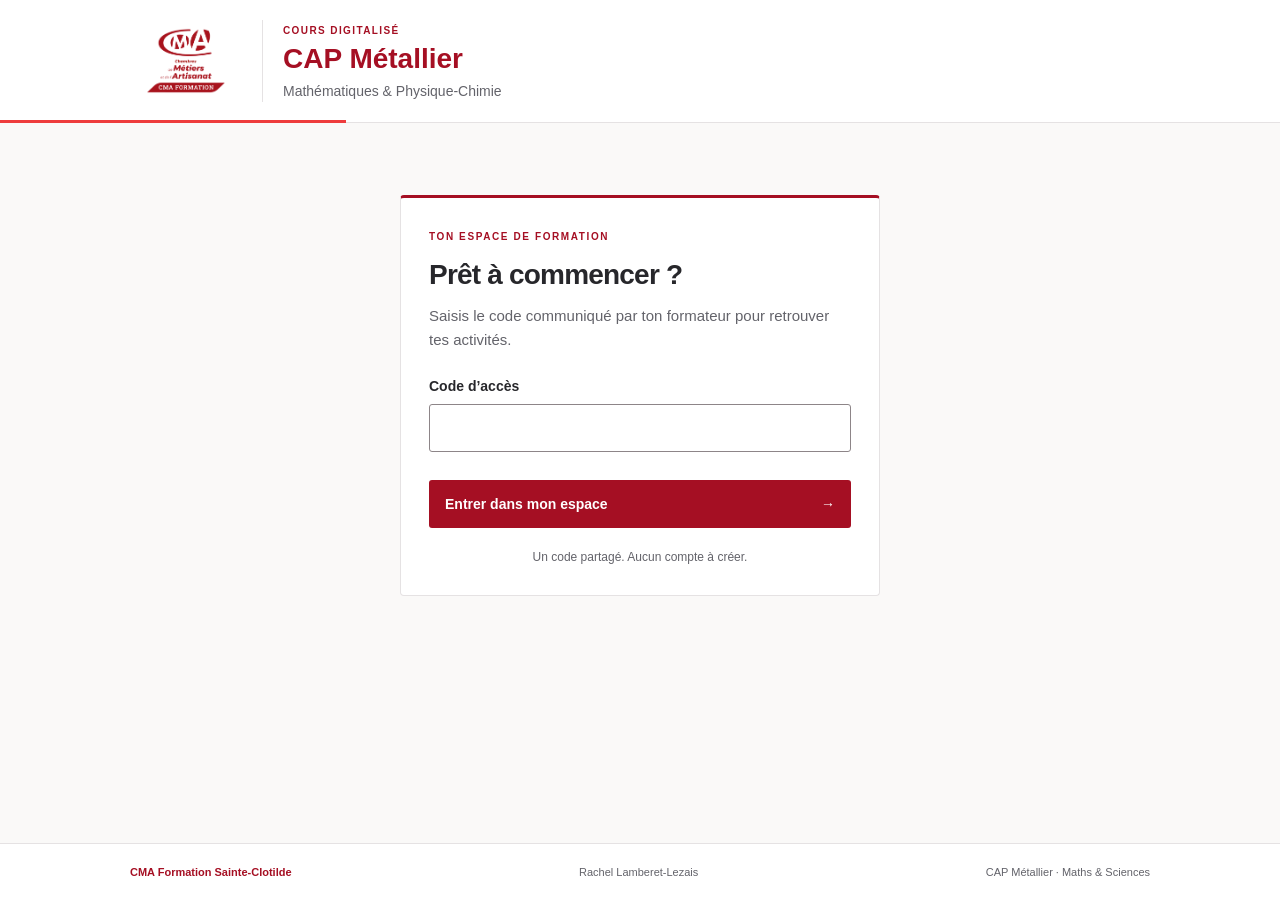
<file: index.html>
<!doctype html>
<html lang="fr">
<head>
  <meta charset="utf-8">
  <meta name="viewport" content="width=device-width, initial-scale=1">
  <meta name="theme-color" content="#A50F23">
  <meta name="description" content="L’espace pédagogique CAP Métallier : activités de Mathématiques et de Physique-Chimie, CMA Formation Sainte-Clotilde.">
  <title>CAP Métallier · Mathématiques & Physique-Chimie</title>
  <link rel="stylesheet" href="./assets/styles.css">
  <script src="./applications.js" defer></script>
  <script src="./assets/catalogue.js" defer></script>
  <link rel="stylesheet" href="./assets/acces.css">
  <script src="./assets/acces.js" defer></script>
  <script src="./portail.js" defer></script>
</head>
<body>
  <a class="skip-link" href="#contenu">Aller au contenu</a>
  <header class="site-header">
    <div class="header-inner">
      <img class="logo" src="./assets/logo.png" alt="CMA Formation" width="120" height="90">
      <div class="identity"><span class="badge">COURS DIGITALISÉ</span><h1>CAP Métallier</h1><p>Mathématiques &amp; Physique-Chimie</p></div>
    </div>
  </header>
  <main id="contenu">
    <section id="acces" class="access-panel" aria-labelledby="access-title">
      <span class="eyebrow">TON ESPACE DE FORMATION</span>
      <h2 id="access-title">Prêt à commencer ?</h2>
      <p id="access-help">Saisis le code communiqué par ton formateur pour retrouver tes activités.</p>
      <form id="access-form">
        <label for="access-code">Code d’accès</label>
        <input id="access-code" type="password" required autocomplete="off" autocapitalize="none" spellcheck="false" aria-describedby="access-help access-error">
        <p id="access-error" role="alert"></p>
        <button class="primary" type="submit">Entrer dans mon espace <span aria-hidden="true">→</span></button>
      </form>
      <p class="access-note">Un code partagé. Aucun compte à créer.</p>
    </section>
    <noscript><p class="notice">Active JavaScript pour saisir le code et afficher les activités.</p></noscript>
    <div id="portail" hidden>
      <section id="matieres" aria-labelledby="welcome-title">
        <div class="intro"><span class="eyebrow">APPRENDRE · COMPRENDRE · PRATIQUER</span><h2 id="welcome-title" tabindex="-1">Bienvenue dans ton espace</h2><p>Choisis une matière pour retrouver tes activités.</p></div>
        <div class="subjects">
          <button class="subject maths" data-discipline="M"><span class="subject-top"><span class="subject-icon" aria-hidden="true">∠</span><span class="subject-number" aria-hidden="true">01</span></span><span class="subject-title">MATHÉMATIQUES</span><span class="subject-description">Des outils pour mesurer, calculer et raisonner.</span><span class="subject-action">Accéder aux activités <span aria-hidden="true">→</span></span></button>
          <button class="subject sciences" data-discipline="P"><span class="subject-top"><span class="subject-icon" aria-hidden="true">↗</span><span class="subject-number" aria-hidden="true">02</span></span><span class="subject-title">PHYSIQUE-CHIMIE</span><span class="subject-description">Observer, expérimenter et comprendre les phénomènes.</span><span class="subject-action">Accéder aux activités <span aria-hidden="true">→</span></span></button>
        </div>
        <p class="tip">À ton rythme, une activité après l’autre.</p>
      </section>
      <section id="discipline" hidden aria-labelledby="discipline-title">
        <button id="retour" class="back">← Retour aux matières</button>
        <div class="intro"><span class="eyebrow">MES ACTIVITÉS</span><h2 id="discipline-title" tabindex="-1"></h2><p id="discipline-description"></p></div>
        <div id="catalogue" class="cards"></div>
      </section>
    </div>
  </main>
  <footer>
    <strong>CMA Formation Sainte-Clotilde</strong>
    <span>Rachel Lamberet-Lezais</span>
    <span>CAP Métallier · Maths &amp; Sciences</span>
  </footer>
</body>
</html>
</file>
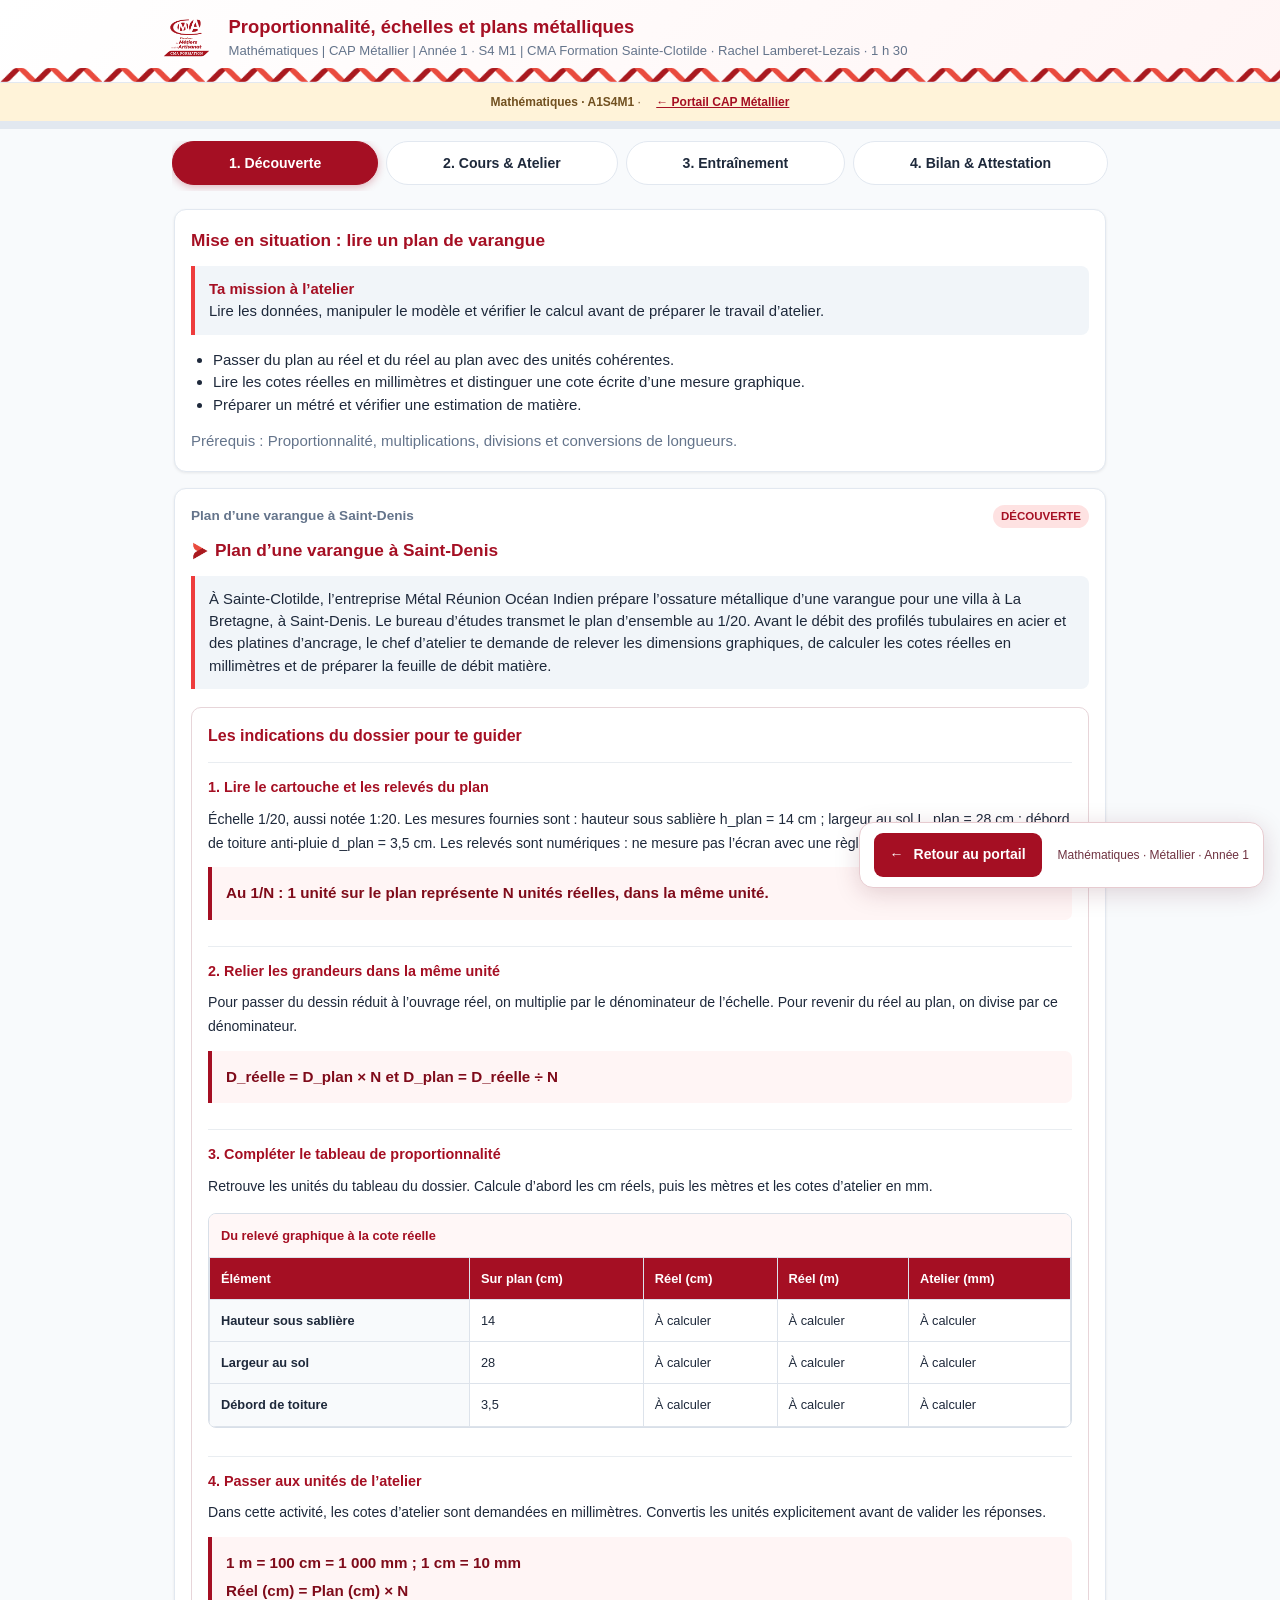
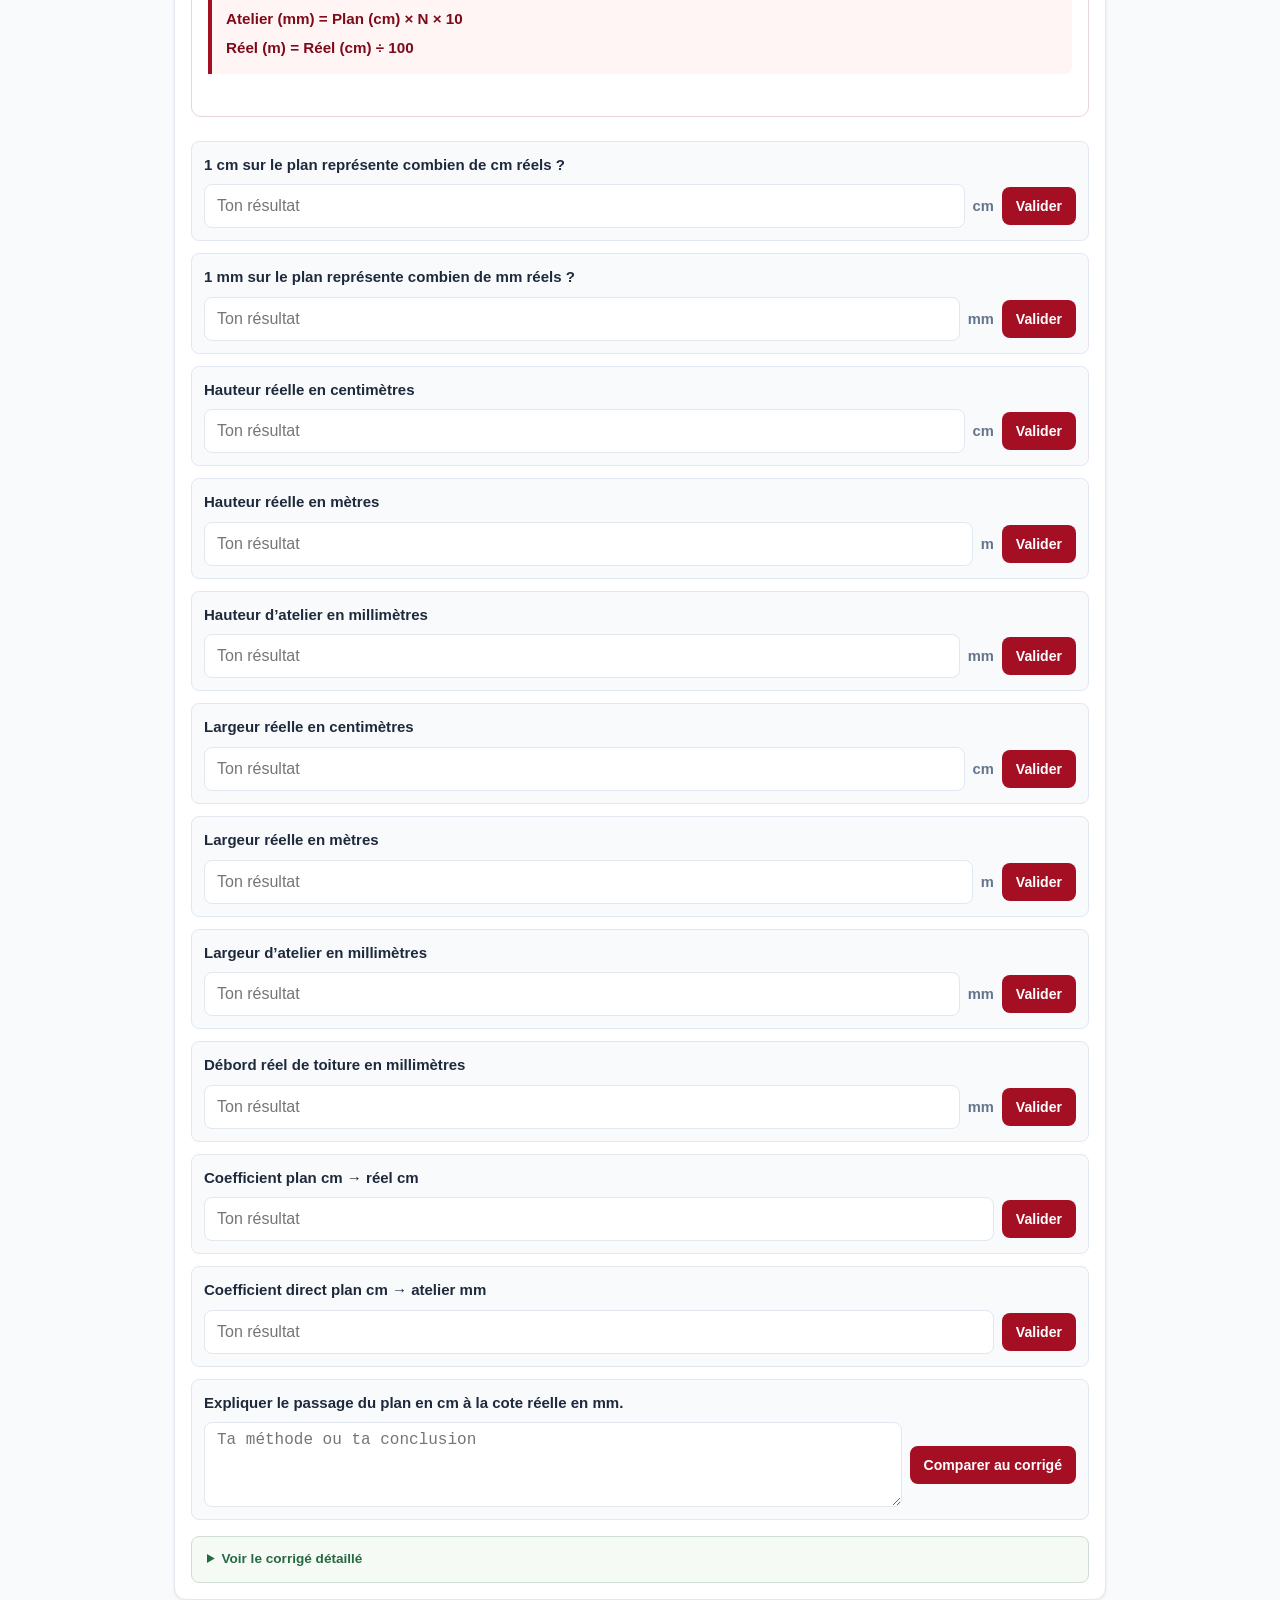
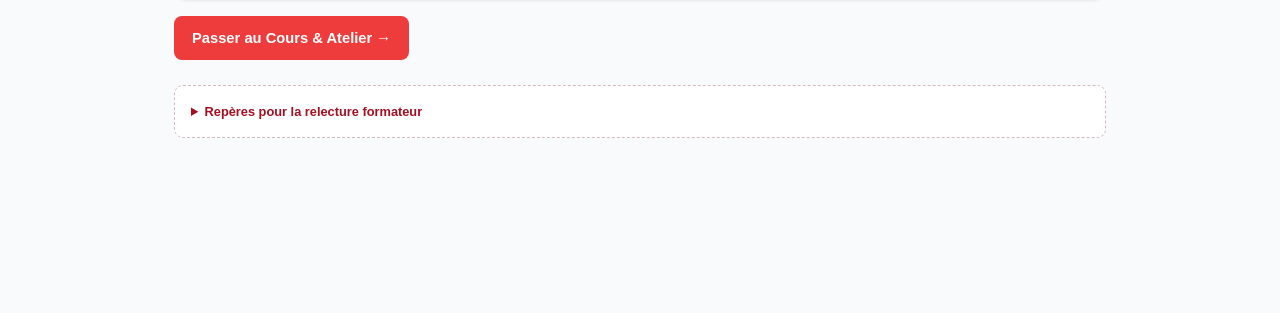
<file: applications/A1S4M1/index.html>
<!doctype html><html lang="fr"><head><meta charset="utf-8"><meta name="viewport" content="width=device-width,initial-scale=1"><meta name="theme-color" content="#A50F23"><title>Proportionnalité, échelles et plans métalliques | CAP Métallier</title><link rel="stylesheet" href="../../assets/metallier-cours.css?v=2"><link rel="stylesheet" href="../../assets/retour-portail.css?v=1"><script src="../../assets/retour-portail.js?v=1" data-portal="../../index.html" data-section="mathematiques" data-label="Métallier · Année 1" defer></script></head><body>
<a class="skip-link" href="#contenu">Aller à l’activité</a><header class="app-header"><div class="header-content"><img src="../../assets/logo.png" alt="Logo CMA Formation" class="app-logo"><div class="header-titles"><h1>Proportionnalité, échelles et plans métalliques</h1><p>Mathématiques | CAP Métallier | Année 1 · S4 M1 | CMA Formation Sainte-Clotilde · Rachel Lamberet-Lezais · 1 h 30</p></div></div><div class="cma-wave-border" aria-hidden="true"></div></header>
<div class="trainer-preview no-print"><strong>Mathématiques · A1S4M1</strong> · <a href="../../index.html#mathematiques">← Portail CAP Métallier</a></div><div class="progress-track" role="progressbar" aria-label="Progression de l’entraînement" aria-valuemin="0" aria-valuemax="100" aria-valuenow="0" id="global-progress"><div class="progress-bar-fill" id="globalProgressBar"></div></div>
<div class="nav-container"><nav class="nav-tabs" role="tablist" aria-label="Étapes de la séance"><button class="nav-btn active" id="tab-step-1" role="tab" aria-controls="step-1" aria-selected="true" data-step="1">1. Découverte</button><button class="nav-btn" id="tab-step-2" role="tab" aria-controls="step-2" aria-selected="false" tabindex="-1" data-step="2">2. Cours & Atelier</button><button class="nav-btn" id="tab-step-3" role="tab" aria-controls="step-3" aria-selected="false" tabindex="-1" data-step="3">3. Entraînement</button><button class="nav-btn" id="tab-step-4" role="tab" aria-controls="step-4" aria-selected="false" tabindex="-1" data-step="4">4. Bilan & Attestation</button></nav></div>
<main class="main-container" id="contenu"><section id="step-1" class="step-section active" role="tabpanel" aria-labelledby="tab-step-1"><div class="card"><h2 class="card-title">Mise en situation : lire un plan de varangue</h2><div class="info-callout"><strong>Ta mission à l’atelier</strong><p>Lire les données, manipuler le modèle et vérifier le calcul avant de préparer le travail d’atelier.</p></div><ul id="objectives" class="objectives-list"></ul><p class="muted">Prérequis : <span id="prerequisites"></span></p></div><div id="discovery-content"></div><button class="btn btn-corail" data-next="2">Passer au Cours & Atelier →</button></section>
<section id="step-2" class="step-section" role="tabpanel" aria-labelledby="tab-step-2" hidden><div class="card"><h2 class="card-title">Synthèse de cours : échelles et lecture de plans</h2><div id="course-content"></div></div><div class="card simulator-card"><h2 class="card-title"><img src="../../assets/fleche_rouge.png" class="icon-bullet" alt="">Atelier des échelles : du plan à la cote réelle</h2><div id="metal-simulator"></div></div><button class="btn btn-corail" data-next="3">Accéder aux entraînements gamifiés →</button></section>
<section id="step-3" class="step-section" role="tabpanel" aria-labelledby="tab-step-3" hidden><div class="score-banner"><div class="score-card cap-highlight"><div class="score-card-title">Socle CAP · Niveau 1</div><div class="score-card-val" id="capProgressTxt">0%</div></div><div class="score-card"><div class="score-card-title">Bonus dépassement</div><div class="score-card-val" id="bonusScoreTxt">+0 pts</div></div></div><p class="info-callout small">Réussis toutes les questions d’un exercice pour ouvrir le suivant. Le socle à 100 % ouvre le niveau 2 ; le niveau 2 terminé ouvre le niveau 3. Les réponses rédigées demandent une auto-vérification avec le corrigé, puis une relecture par le formateur. Les essais sont illimités. Les bonus récompensent les réponses fermées vérifiées, une seule fois.</p><div id="level-selectors"></div><div id="training-content"></div><button class="btn btn-corail" data-next="4">Voir mon bilan →</button></section>
<section id="step-4" class="step-section" role="tabpanel" aria-labelledby="tab-step-4" hidden><div class="card no-print"><h2 class="card-title">Défi de synthèse ajouté · /8 points</h2><p class="info-callout small">Le contrôle automatique concerne les nombres et les choix. La conclusion écrite vaut 0,5 point et reste à apprécier avec le formateur. Le bilan complet porte aussi sur la méthode.</p><div id="evaluation-content"></div><p id="evaluation-score" class="info-callout" role="status"></p></div><div class="card no-print"><h2 class="card-title">Bilan & attestation pédagogique</h2><div class="badge-shelf" id="badge-shelf"></div><label for="learner-name">Prénom ou nom, facultatif pour l’impression</label><div class="input-row"><input id="learner-name" class="cma-input" type="text" autocomplete="off"><button class="btn btn-corail" id="print-bilan" disabled>Imprimer / Exporter en PDF</button></div><p class="muted small">La progression reste dans cette page tant qu’elle est ouverte. Aucun nom ni résultat n’est transmis ou enregistré durablement.</p></div><div class="attestation-sheet" id="attestationPrintArea"><div class="att-header"><img src="../../assets/logo.png" alt="CMA Formation" class="att-logo"><div><h2 class="att-title">Bilan pédagogique d’entraînement</h2><p class="att-sub">CAP Métallier · Année 1 · S4 M1</p></div></div><p class="att-learner" id="att-learner">APPRENANT(E) EN FORMATION</p><p id="att-status">Socle en cours.</p><div class="att-grid"><p><strong>Socle de la séance :</strong> <span id="att-cap">0%</span><br><strong>Bonus :</strong> <span id="att-bonus">0 pt</span></p><p><strong>Évaluation automatique :</strong> <span id="att-score">0 / 7,5</span><br>Rédaction à apprécier : 0,5 point.<br><span id="att-date"></span></p></div><p>Objectifs travaillés : Passer du plan au réel et du réel au plan avec des unités cohérentes.; Lire les cotes réelles en millimètres et distinguer une cote écrite d’une mesure graphique.; Préparer un métré et vérifier une estimation de matière.</p><div class="att-footer"><p>Repère d’entraînement sans valeur de diplôme.<br>Les écrits auto-vérifiés sont à relire avec la formatrice.</p><div>Rachel Lamberet-Lezais<br>CMA Formation Sainte-Clotilde</div></div></div></section><details class="teacher-notes no-print"><summary>Repères pour la relecture formateur</summary><ul id="teacher-notes"></ul></details></main><script src="data.js?v=2"></script><script src="../../assets/metallier-cours.js?v=2"></script><script src="../../assets/metallier-s4-simulateurs.js?v=1"></script></body></html>
</file>
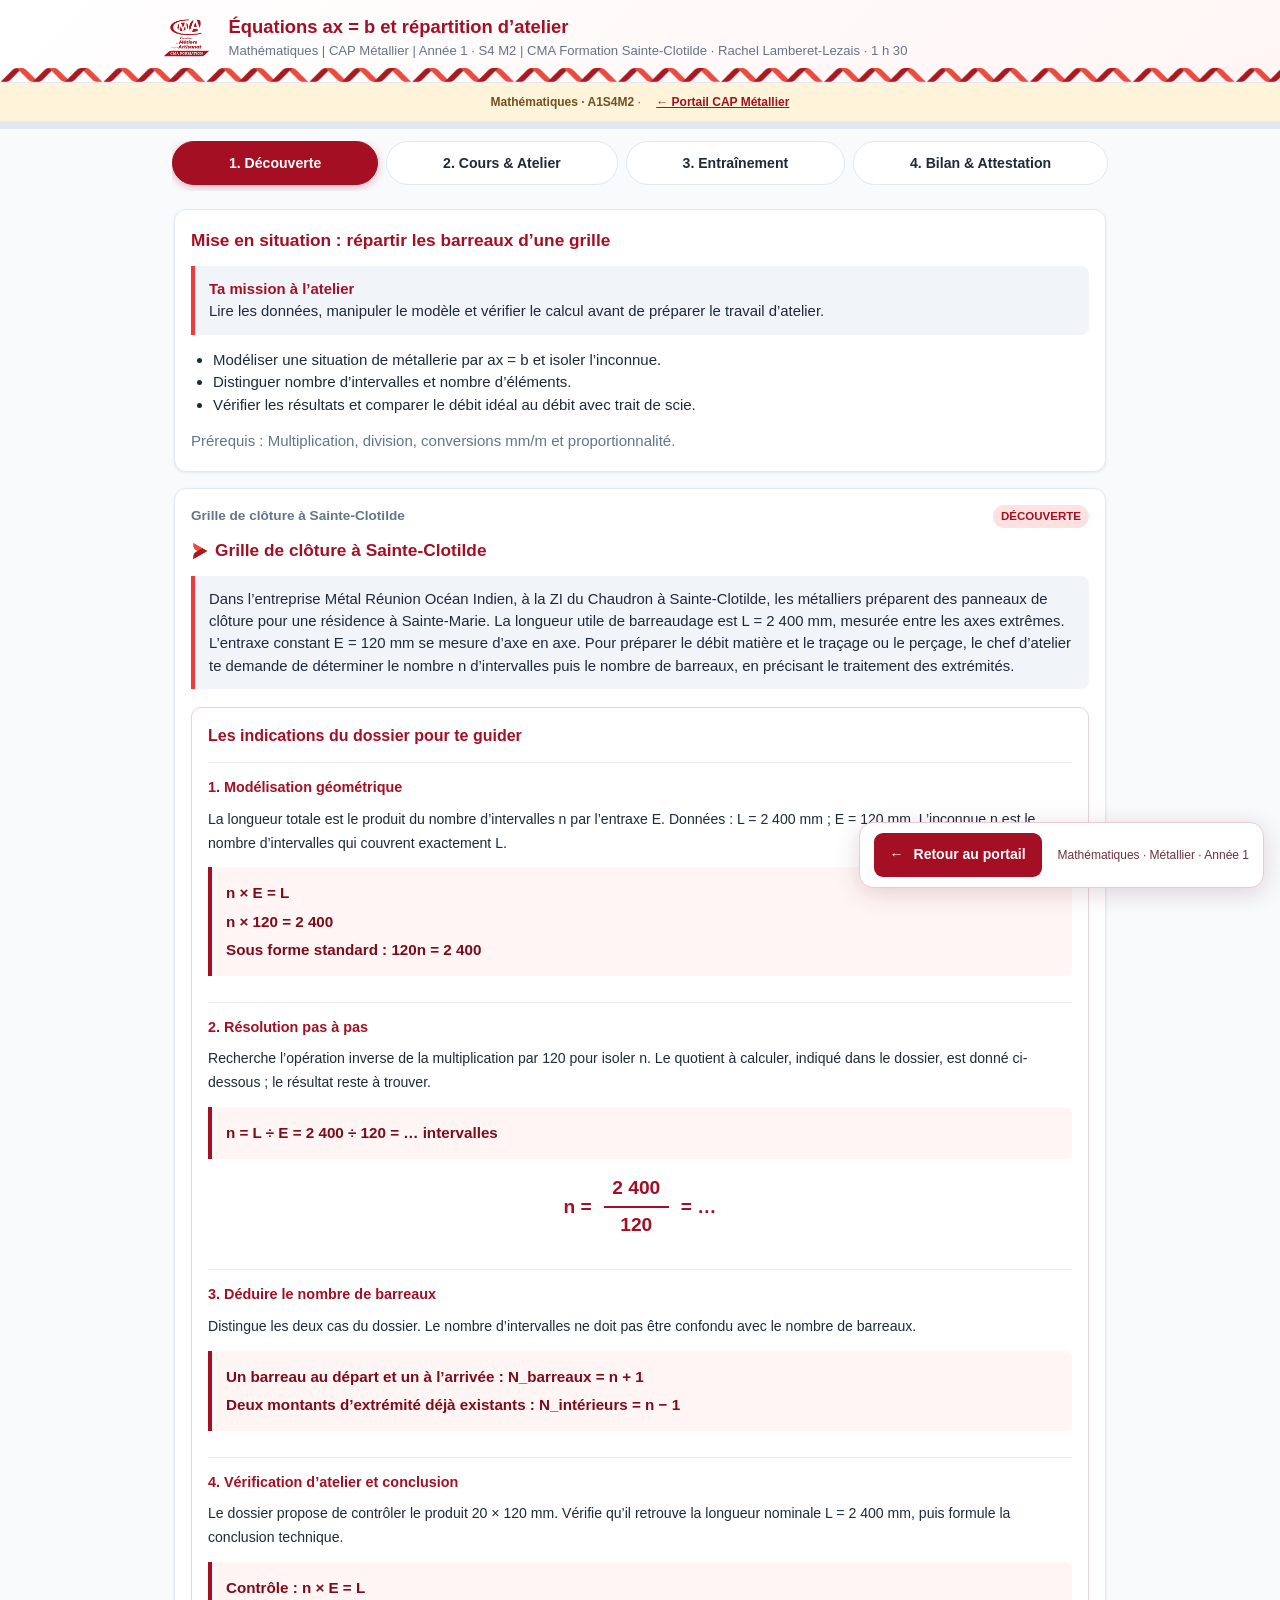
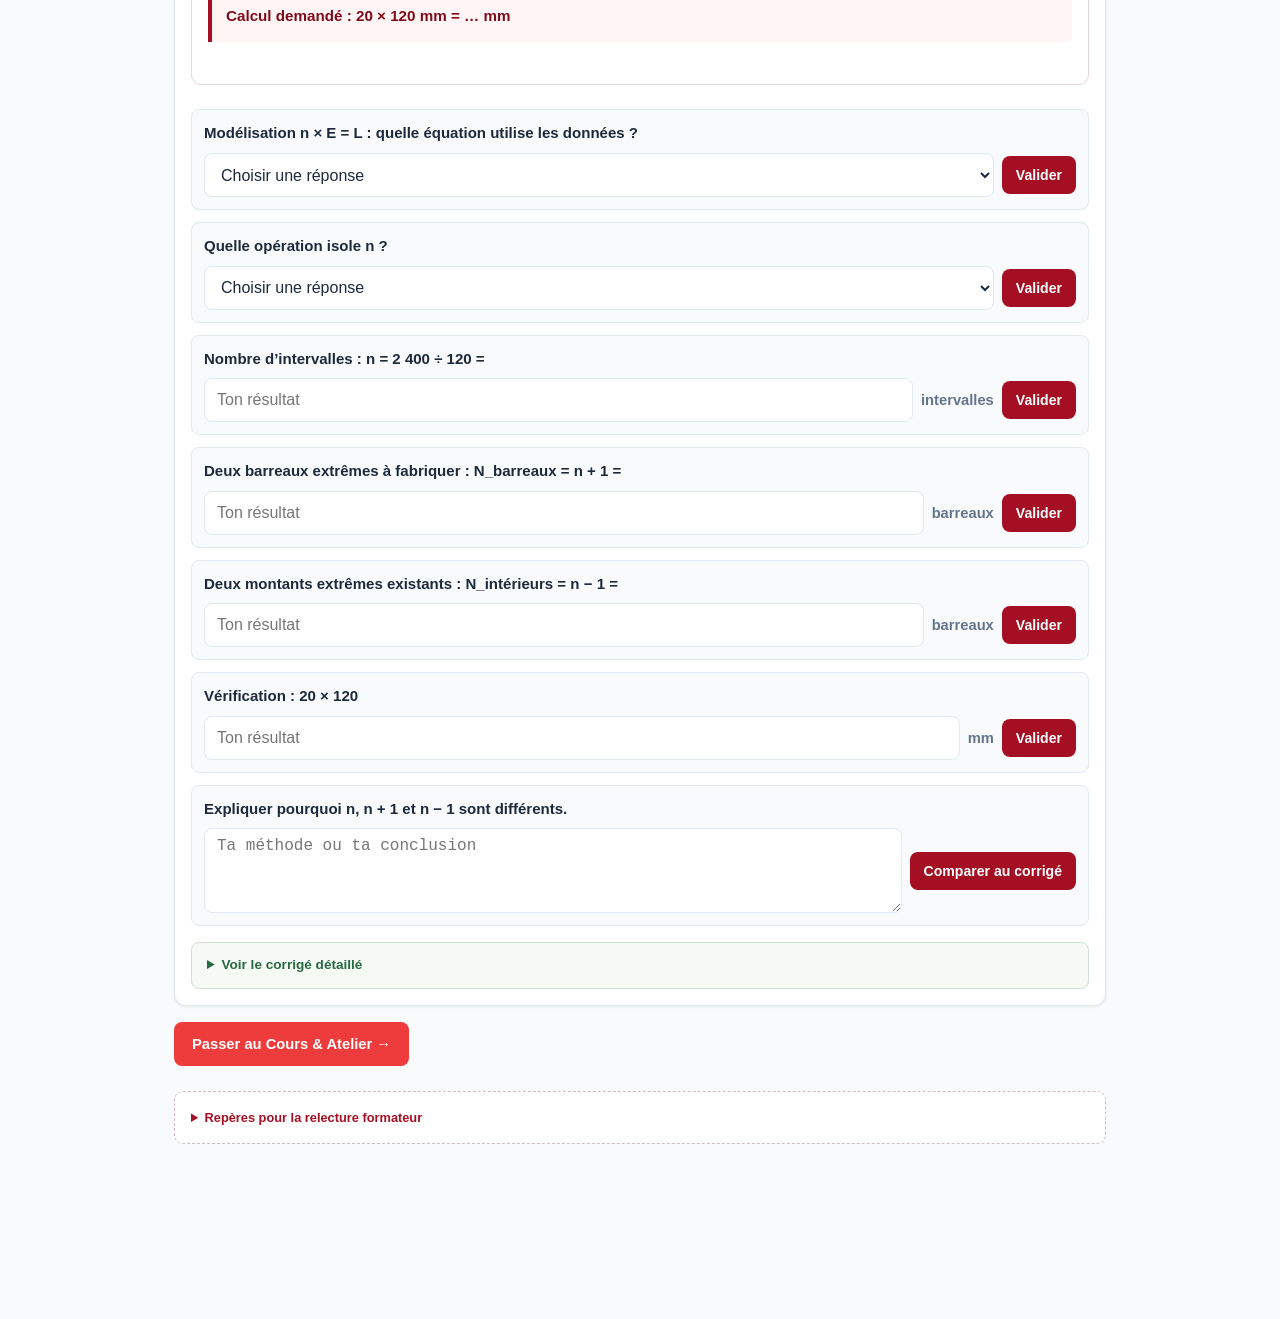
<file: applications/A1S4M2/index.html>
<!doctype html><html lang="fr"><head><meta charset="utf-8"><meta name="viewport" content="width=device-width,initial-scale=1"><meta name="theme-color" content="#A50F23"><title>Équations ax = b et répartition d’atelier | CAP Métallier</title><link rel="stylesheet" href="../../assets/metallier-cours.css?v=2"><link rel="stylesheet" href="../../assets/retour-portail.css?v=1"><script src="../../assets/retour-portail.js?v=1" data-portal="../../index.html" data-section="mathematiques" data-label="Métallier · Année 1" defer></script></head><body>
<a class="skip-link" href="#contenu">Aller à l’activité</a><header class="app-header"><div class="header-content"><img src="../../assets/logo.png" alt="Logo CMA Formation" class="app-logo"><div class="header-titles"><h1>Équations ax = b et répartition d’atelier</h1><p>Mathématiques | CAP Métallier | Année 1 · S4 M2 | CMA Formation Sainte-Clotilde · Rachel Lamberet-Lezais · 1 h 30</p></div></div><div class="cma-wave-border" aria-hidden="true"></div></header>
<div class="trainer-preview no-print"><strong>Mathématiques · A1S4M2</strong> · <a href="../../index.html#mathematiques">← Portail CAP Métallier</a></div><div class="progress-track" role="progressbar" aria-label="Progression de l’entraînement" aria-valuemin="0" aria-valuemax="100" aria-valuenow="0" id="global-progress"><div class="progress-bar-fill" id="globalProgressBar"></div></div>
<div class="nav-container"><nav class="nav-tabs" role="tablist" aria-label="Étapes de la séance"><button class="nav-btn active" id="tab-step-1" role="tab" aria-controls="step-1" aria-selected="true" data-step="1">1. Découverte</button><button class="nav-btn" id="tab-step-2" role="tab" aria-controls="step-2" aria-selected="false" tabindex="-1" data-step="2">2. Cours & Atelier</button><button class="nav-btn" id="tab-step-3" role="tab" aria-controls="step-3" aria-selected="false" tabindex="-1" data-step="3">3. Entraînement</button><button class="nav-btn" id="tab-step-4" role="tab" aria-controls="step-4" aria-selected="false" tabindex="-1" data-step="4">4. Bilan & Attestation</button></nav></div>
<main class="main-container" id="contenu"><section id="step-1" class="step-section active" role="tabpanel" aria-labelledby="tab-step-1"><div class="card"><h2 class="card-title">Mise en situation : répartir les barreaux d’une grille</h2><div class="info-callout"><strong>Ta mission à l’atelier</strong><p>Lire les données, manipuler le modèle et vérifier le calcul avant de préparer le travail d’atelier.</p></div><ul id="objectives" class="objectives-list"></ul><p class="muted">Prérequis : <span id="prerequisites"></span></p></div><div id="discovery-content"></div><button class="btn btn-corail" data-next="2">Passer au Cours & Atelier →</button></section>
<section id="step-2" class="step-section" role="tabpanel" aria-labelledby="tab-step-2" hidden><div class="card"><h2 class="card-title">Synthèse de cours : équations ax = b</h2><div id="course-content"></div></div><div class="card simulator-card"><h2 class="card-title"><img src="../../assets/fleche_rouge.png" class="icon-bullet" alt="">Répartition d’atelier : espaces, éléments et équation</h2><div id="metal-simulator"></div></div><button class="btn btn-corail" data-next="3">Accéder aux entraînements gamifiés →</button></section>
<section id="step-3" class="step-section" role="tabpanel" aria-labelledby="tab-step-3" hidden><div class="score-banner"><div class="score-card cap-highlight"><div class="score-card-title">Socle CAP · Niveau 1</div><div class="score-card-val" id="capProgressTxt">0%</div></div><div class="score-card"><div class="score-card-title">Bonus dépassement</div><div class="score-card-val" id="bonusScoreTxt">+0 pts</div></div></div><p class="info-callout small">Réussis toutes les questions d’un exercice pour ouvrir le suivant. Le socle à 100 % ouvre le niveau 2 ; le niveau 2 terminé ouvre le niveau 3. Les réponses rédigées demandent une auto-vérification avec le corrigé, puis une relecture par le formateur. Les essais sont illimités. Les bonus récompensent les réponses fermées vérifiées, une seule fois.</p><div id="level-selectors"></div><div id="training-content"></div><button class="btn btn-corail" data-next="4">Voir mon bilan →</button></section>
<section id="step-4" class="step-section" role="tabpanel" aria-labelledby="tab-step-4" hidden><div class="card no-print"><h2 class="card-title">Défi de synthèse ajouté · /8 points</h2><p class="info-callout small">Le contrôle automatique concerne les nombres et les choix. La conclusion écrite vaut 0,5 point et reste à apprécier avec le formateur. Le bilan complet porte aussi sur la méthode.</p><div id="evaluation-content"></div><p id="evaluation-score" class="info-callout" role="status"></p></div><div class="card no-print"><h2 class="card-title">Bilan & attestation pédagogique</h2><div class="badge-shelf" id="badge-shelf"></div><label for="learner-name">Prénom ou nom, facultatif pour l’impression</label><div class="input-row"><input id="learner-name" class="cma-input" type="text" autocomplete="off"><button class="btn btn-corail" id="print-bilan" disabled>Imprimer / Exporter en PDF</button></div><p class="muted small">La progression reste dans cette page tant qu’elle est ouverte. Aucun nom ni résultat n’est transmis ou enregistré durablement.</p></div><div class="attestation-sheet" id="attestationPrintArea"><div class="att-header"><img src="../../assets/logo.png" alt="CMA Formation" class="att-logo"><div><h2 class="att-title">Bilan pédagogique d’entraînement</h2><p class="att-sub">CAP Métallier · Année 1 · S4 M2</p></div></div><p class="att-learner" id="att-learner">APPRENANT(E) EN FORMATION</p><p id="att-status">Socle en cours.</p><div class="att-grid"><p><strong>Socle de la séance :</strong> <span id="att-cap">0%</span><br><strong>Bonus :</strong> <span id="att-bonus">0 pt</span></p><p><strong>Évaluation automatique :</strong> <span id="att-score">0 / 7,5</span><br>Rédaction à apprécier : 0,5 point.<br><span id="att-date"></span></p></div><p>Objectifs travaillés : Modéliser une situation de métallerie par ax = b et isoler l’inconnue.; Distinguer nombre d’intervalles et nombre d’éléments.; Vérifier les résultats et comparer le débit idéal au débit avec trait de scie.</p><div class="att-footer"><p>Repère d’entraînement sans valeur de diplôme.<br>Les écrits auto-vérifiés sont à relire avec la formatrice.</p><div>Rachel Lamberet-Lezais<br>CMA Formation Sainte-Clotilde</div></div></div></section><details class="teacher-notes no-print"><summary>Repères pour la relecture formateur</summary><ul id="teacher-notes"></ul></details></main><script src="data.js?v=2"></script><script src="../../assets/metallier-cours.js?v=2"></script><script src="../../assets/metallier-s4-simulateurs.js?v=1"></script></body></html>
</file>
<file: assets/styles.css>
:root{--bordeaux:#A50F23;--corail:#EE3C3D;--ink:#27272b;--muted:#63636a;--line:#e5e2e3;--paper:#faf9f8}*{box-sizing:border-box}[hidden]{display:none!important}body{margin:0;font-family:Arial,Helvetica,sans-serif;color:var(--ink);background:var(--paper);min-height:100vh;display:flex;flex-direction:column}button,input{font:inherit}button,a,input{-webkit-tap-highlight-color:transparent}button{cursor:pointer}a{color:var(--bordeaux)}:focus-visible{outline:3px solid var(--bordeaux);outline-offset:5px}h2:focus{outline:none}.skip-link{position:absolute;top:-80px;left:12px;padding:12px;background:white;z-index:2}.skip-link:focus{top:12px}.site-header{background:white;border-bottom:1px solid var(--line);position:relative}.site-header:after{content:"";position:absolute;bottom:-1px;left:0;width:27%;height:3px;background:var(--corail)}.header-inner{max-width:1060px;margin:auto;padding:18px 20px;display:flex;align-items:center;gap:20px}.logo{width:94px;height:auto;max-height:82px;object-fit:contain;flex-shrink:0}.identity{border-left:1px solid var(--line);padding-left:20px;min-width:0}.badge{font-size:9px;letter-spacing:1.4px;font-weight:700;color:var(--bordeaux)}h1{font-size:24px;line-height:1.15;margin:5px 0;color:var(--bordeaux)}.identity p{font-size:12px;line-height:1.5;margin:0;color:var(--muted)}main{width:100%;max-width:1060px;padding:40px 20px 56px;margin:0 auto;flex:1}.eyebrow{color:var(--bordeaux);font-size:10px;letter-spacing:1.6px;font-weight:700;line-height:1.8}h2{font-size:clamp(26px,4vw,36px);line-height:1.2;letter-spacing:-.8px;margin:12px 0}p{line-height:1.6}.intro>p,.access-panel>p{color:var(--muted);margin:0}.intro{margin-bottom:28px}.subjects,.cards{display:grid;grid-template-columns:minmax(0,1fr);gap:18px}.subject{text-align:left;background:white;border:1px solid var(--line);border-top:3px solid var(--bordeaux);border-radius:4px;padding:24px;display:flex;flex-direction:column;color:var(--ink);transition:box-shadow .18s,transform .18s}.subject.sciences{border-top-color:var(--corail)}.subject:hover{transform:translateY(-3px);box-shadow:0 10px 30px #30131d0c}.subject-top{display:flex;align-items:center;justify-content:space-between;margin-bottom:25px}.subject-icon{display:grid;place-items:center;width:48px;height:48px;background:#fbf0f1;color:var(--bordeaux);font-size:32px}.subject-number{font-size:12px;color:#797279;font-weight:700;letter-spacing:2px}.subject-title{font-size:20px;font-weight:700;letter-spacing:.2px}.subject-description{font-size:14px;line-height:1.6;color:var(--muted);margin:12px 0 25px;flex:1}.subject-action{border-top:1px solid var(--line);padding-top:18px;font-size:14px;font-weight:700;color:var(--bordeaux);display:flex;align-items:center;justify-content:space-between}.tip{font-size:13px;color:var(--muted);margin:24px 0 0}.access-panel{max-width:480px;margin:12px auto;background:white;border:1px solid var(--line);border-top:3px solid var(--bordeaux);padding:28px;border-radius:4px}.access-panel h2{font-size:28px}.access-panel>p{font-size:15px}form{margin-top:26px}label{display:block;font-size:14px;font-weight:700;margin-bottom:10px}input{width:100%;min-width:0;padding:14px;border:1px solid #8d8588;border-radius:3px}input[aria-invalid=true]{border-color:var(--bordeaux)}#access-error{color:var(--bordeaux);font-size:14px;margin:10px 0;min-height:8px}.primary{display:flex;justify-content:space-between;gap:12px;align-items:center;width:100%;border:0;border-radius:3px;background:var(--bordeaux);color:white;padding:16px;font-size:14px;font-weight:700;min-height:48px}.primary:hover{background:#880c1c}.access-panel .access-note{font-size:12px;margin-top:20px;text-align:center}.back{background:transparent;border:1px solid var(--line);border-radius:3px;padding:12px 16px;min-height:46px;color:var(--bordeaux);font-size:14px;font-weight:700;margin-bottom:26px}.back:hover{background:white}.empty{grid-column:1/-1;border:1px dashed #cfc6c8;background:white;padding:32px 24px;border-radius:4px}.empty h3{font-size:20px;margin:0 0 10px}.empty p{margin:0;color:var(--muted);font-size:15px}.card{background:white;border:1px solid var(--line);border-top:3px solid var(--corail);padding:24px;display:flex;flex-direction:column;border-radius:4px;overflow-wrap:anywhere}.metadata{font-size:12px;font-weight:700;color:var(--bordeaux);line-height:1.6}.card h3{font-size:21px;line-height:1.3;margin:15px 0 8px}.card p{font-size:14px;color:var(--muted);margin:0 0 24px;flex:1}.card a{font-weight:700;font-size:14px;padding:14px 0;text-decoration:none;border-top:1px solid var(--line);min-height:48px}.card a:hover{text-decoration:underline}footer{padding:22px 20px;border-top:1px solid var(--line);color:var(--muted);display:flex;flex-wrap:wrap;justify-content:space-between;gap:10px;font-size:11px;background:white}footer strong{color:var(--bordeaux)}@media(min-width:700px){.subjects,.cards{grid-template-columns:repeat(2,minmax(0,1fr))}main{padding-top:60px}.subject{padding:30px;min-height:285px}.header-inner{padding-top:20px;padding-bottom:20px}.logo{width:112px}h1{font-size:28px}.identity p{font-size:14px}.badge{font-size:10px}footer{padding-left:max(20px,calc((100vw - 1020px)/2));padding-right:max(20px,calc((100vw - 1020px)/2))}}@media(max-width:359px){.header-inner{gap:12px;padding:16px}.logo{width:72px}.identity{padding-left:12px}h1{font-size:22px}.identity p{font-size:11px}main{padding-left:16px;padding-right:16px}.access-panel{padding:22px}.subject-title{font-size:18px}}@media(prefers-reduced-motion:reduce){*{transition:none!important}}
</file>
<file: assets/acces.css>
.cma-access-bar{display:flex;align-items:center;justify-content:space-between;gap:16px;flex-wrap:wrap;margin:0 0 24px;padding:16px 20px;background:#fff;border:1px solid #e7d4d8;border-radius:12px;font:16px/1.5 Arial,sans-serif;color:#64101d}.cma-access-bar p{margin:0;font-weight:700}.cma-switch-access{cursor:pointer;background:#A50F23;color:#fff;border:0;border-radius:8px;min-height:44px;padding:10px 16px;font:700 15px Arial,sans-serif}.cma-switch-access:hover{background:#800b1b}.cma-switch-access:focus-visible{outline:3px solid #235e9c;outline-offset:3px}.cma-trainer-notice{background:#fff2dc;border-left:4px solid #a86a0e;padding:16px;color:#56370f;font:16px/1.6 Arial,sans-serif;margin-bottom:24px}.cma-publication-status{font:700 13px/1.5 Arial,sans-serif!important;padding:8px 10px;margin:0 0 12px!important;border-radius:7px;width:fit-content}.cma-is-visible{background:#e7f4e9;color:#215532}.cma-is-upcoming{background:#fff0d7;color:#76480b}.cma-trainer-notice[hidden]{display:none!important}@media(max-width:540px){.cma-access-bar{padding:14px;gap:12px}.cma-switch-access{width:100%}.cma-publication-status{max-width:100%;overflow-wrap:anywhere}}
</file>
<file: assets/metallier-cours.css>
/* Charte graphique officielle CMA Formation */
    :root {
      --cma-bordeaux: #A50F23;
      --cma-bordeaux-dark: #7F0B1A;
      --cma-corail: #EE3C3D;
      --cma-corail-light: #FEE2E2;
      --cma-bg: #F8FAFC;
      --cma-card-bg: #FFFFFF;
      --cma-text: #1E293B;
      --cma-text-muted: #64748B;
      --cma-border: #E2E8F0;
      --cma-success: #16A34A;
      --cma-success-bg: #DCFCE7;
      --cma-warning: #D97706;
      --cma-warning-bg: #FEF3C7;
      --radius: 12px;
      --shadow-sm: 0 1px 3px rgba(0, 0, 0, 0.08);
      --shadow-md: 0 4px 14px rgba(165, 15, 35, 0.08);
    }

    * {
      box-sizing: border-box;
      margin: 0;
      padding: 0;
      -webkit-tap-highlight-color: transparent;
    }

    body {
      font-family: Arial, sans-serif;
      background-color: var(--cma-bg);
      color: var(--cma-text);
      line-height: 1.5;
      font-size: 15px;
      overflow-x: hidden;
      display: flex;
      flex-direction: column;
      min-height: 100vh;
    }

    /* Puces officielles CMA Formation */
    .icon-bullet {
      height: 18px;
      width: 18px;
      object-fit: contain;
      display: inline-block;
      vertical-align: middle;
      flex-shrink: 0;
      margin-right: 6px;
    }

    /* Header principal conforme aux directives CMA */
    .app-header {
      position: relative;
      overflow: hidden;
      padding-bottom: 20px;
      padding-top: 14px;
      padding-left: 16px;
      padding-right: 16px;
      background: linear-gradient(135deg, #FFFFFF 0%, #FFF5F5 100%);
      border-bottom: 1px solid var(--cma-border);
    }

    .header-content {
      max-width: 960px;
      margin: 0 auto;
      display: flex;
      align-items: center;
      justify-content: space-between;
      gap: 16px;
    }

    .app-logo {
      height: 48px;
      width: auto;
      object-fit: contain;
      flex-shrink: 0;
    }

    .header-titles {
      flex: 1;
    }

    .header-titles h1 {
      font-size: 1.15rem;
      font-weight: 700;
      color: var(--cma-bordeaux);
      line-height: 1.25;
    }

    .header-titles p {
      font-size: 0.82rem;
      color: var(--cma-text-muted);
      margin-top: 3px;
    }

    /* Ruban officiel répété au bord inférieur du header */
    .cma-wave-border {
      position: absolute;
      left: 0;
      right: 0;
      bottom: 0;
      width: auto;
      height: 14px;
      margin: 0;
      border: 0;
      background-image: url("ruban_vague.png");
      background-repeat: repeat-x;
      background-size: 102.941176px 102.941176px;
      background-position: left -46.941176px;
    }

    /* Barre de progression compacte de 8px */
    .progress-track {
      width: 100%;
      height: 8px;
      background-color: #E2E8F0;
      position: sticky;
      top: 0;
      z-index: 40;
    }

    .progress-bar-fill {
      height: 100%;
      width: 0%;
      background: linear-gradient(90deg, var(--cma-corail) 0%, var(--cma-bordeaux) 100%);
      transition: width 0.4s ease;
    }

    /* Onglets de navigation tactiles Mobile-First */
    .nav-container {
      max-width: 960px;
      margin: 12px auto 6px auto;
      padding: 0 12px;
      width: 100%;
    }

    .nav-tabs {
      display: flex;
      gap: 8px;
      overflow-x: auto;
      padding-bottom: 6px;
      scrollbar-width: none;
      -ms-overflow-style: none;
    }

    .nav-tabs::-webkit-scrollbar {
      display: none;
    }

    .nav-btn {
      flex: 1 0 auto;
      min-height: 44px;
      padding: 8px 16px;
      border-radius: 999px;
      border: 1.5px solid var(--cma-border);
      background: #FFFFFF;
      color: var(--cma-text);
      font-size: 0.88rem;
      font-weight: 700;
      cursor: pointer;
      display: inline-flex;
      align-items: center;
      justify-content: center;
      gap: 6px;
      white-space: nowrap;
      transition: all 0.2s ease;
    }

    .nav-btn:hover {
      border-color: var(--cma-corail);
      color: var(--cma-bordeaux);
    }

    .nav-btn.active {
      background: var(--cma-bordeaux);
      color: #FFFFFF;
      border-color: var(--cma-bordeaux);
      box-shadow: 0 2px 8px rgba(165, 15, 35, 0.3);
    }

    /* Conteneur principal */
    .main-container {
      max-width: 960px;
      width: 100%;
      margin: 0 auto;
      padding: 12px 14px 40px 14px;
      flex: 1;
    }

    .step-section {
      display: none;
      animation: fadeIn 0.3s ease-in-out;
    }

    .step-section.active {
      display: block;
    }

    @keyframes fadeIn {
      from { opacity: 0; transform: translateY(6px); }
      to { opacity: 1; transform: translateY(0); }
    }

    /* Cartes & Éléments de présentation */
    .card {
      background: var(--cma-card-bg);
      border-radius: var(--radius);
      border: 1px solid var(--cma-border);
      padding: 18px 16px;
      margin-bottom: 16px;
      box-shadow: var(--shadow-sm);
    }

    .card-title {
      font-size: 1.08rem;
      font-weight: 700;
      color: var(--cma-bordeaux);
      margin-bottom: 12px;
      display: flex;
      align-items: center;
    }

    .info-callout {
      background: #F1F5F9;
      border-left: 4px solid var(--cma-corail);
      padding: 12px 14px;
      border-radius: 0 8px 8px 0;
      margin-bottom: 14px;
      font-size: 0.93rem;
    }

    .info-callout strong {
      color: var(--cma-bordeaux);
    }

    /* Champs de saisie Mobile-First conformes */
    .input-row {
      display: flex;
      gap: 8px;
      align-items: center;
      flex-wrap: wrap;
      margin-top: 6px;
    }

    .cma-input {
      font-size: 16px;
      height: 44px;
      padding: 8px 12px;
      border: 1.5px solid var(--cma-border);
      border-radius: 8px;
      color: var(--cma-text);
      background: #FFFFFF;
      min-width: 140px;
      flex: 1;
      transition: border-color 0.2s, box-shadow 0.2s;
    }

    .cma-input:focus {
      outline: none;
      border-color: var(--cma-corail);
      box-shadow: 0 0 0 3px rgba(238, 60, 61, 0.15);
    }

    .input-unit {
      font-weight: 600;
      color: var(--cma-text-muted);
      font-size: 0.92rem;
      white-space: nowrap;
    }

    .btn {
      min-height: 44px;
      min-width: 44px;
      padding: 10px 18px;
      border-radius: 8px;
      border: none;
      font-size: 0.92rem;
      font-weight: 700;
      cursor: pointer;
      display: inline-flex;
      align-items: center;
      justify-content: center;
      gap: 6px;
      transition: all 0.2s ease;
      text-decoration: none;
    }

    .btn-primary {
      background: var(--cma-bordeaux);
      color: #FFFFFF;
    }

    .btn-primary:hover {
      background: var(--cma-bordeaux-dark);
    }

    .btn-corail {
      background: var(--cma-corail);
      color: #FFFFFF;
    }

    .btn-corail:hover {
      background: #D92B2C;
    }

    .btn-sm {
      min-height: 38px;
      padding: 6px 14px;
      font-size: 0.88rem;
    }

    /* Retours pédagogiques bienveillants */
    .feedback-box {
      margin-top: 10px;
      padding: 12px 14px;
      border-radius: 8px;
      font-size: 0.9rem;
      display: none;
      animation: fadeIn 0.25s ease;
    }

    .feedback-box.correct {
      display: block;
      background: var(--cma-success-bg);
      border: 1px solid var(--cma-success);
      color: #065F46;
    }

    .feedback-box.incorrect {
      display: block;
      background: #FEE2E2;
      border: 1px solid #EF4444;
      color: #991B1B;
    }

    .feedback-box.hint {
      display: block;
      background: var(--cma-warning-bg);
      border: 1px solid var(--cma-warning);
      color: #92400E;
    }

    /* Accordéons pour le cours */
    .accordion-item {
      border: 1px solid var(--cma-border);
      border-radius: 8px;
      margin-bottom: 10px;
      overflow: hidden;
      background: #FFFFFF;
    }

    .accordion-header {
      padding: 14px 16px;
      min-height: 48px;
      background: #FFFFFF;
      font-weight: 700;
      color: var(--cma-bordeaux);
      cursor: pointer;
      display: flex;
      justify-content: space-between;
      align-items: center;
      user-select: none;
    }

    .accordion-header::after {
      content: '+';
      font-size: 1.25rem;
      font-weight: bold;
      color: var(--cma-corail);
    }

    .accordion-item.open .accordion-header::after {
      content: '−';
    }

    .accordion-body {
      padding: 14px 16px;
      border-top: 1px solid var(--cma-border);
      background: #FDFDFE;
      display: none;
      font-size: 0.93rem;
    }

    .accordion-item.open .accordion-body {
      display: block;
    }

    /* Tableaux adaptatifs */
    .table-scroll {
      width: 100%;
      overflow-x: auto;
      margin: 12px 0;
      border-radius: 8px;
      border: 1px solid var(--cma-border);
    }

    .cma-table {
      width: 100%;
      border-collapse: collapse;
      text-align: left;
      font-size: 0.9rem;
      min-width: 480px;
    }

    .cma-table th {
      background: #F8FAFC;
      color: var(--cma-bordeaux);
      font-weight: 700;
      padding: 10px;
      border-bottom: 2px solid var(--cma-border);
    }

    .cma-table td {
      padding: 10px;
      border-bottom: 1px solid var(--cma-border);
      background: #FFFFFF;
    }

    /* Simulateur Balance Algébrique Interactive */
    .balance-sim-wrapper {
      background: #FFFFFF;
      border-radius: 12px;
      border: 1px solid var(--cma-border);
      padding: 16px;
      margin-bottom: 16px;
    }

    .balance-canvas {
      width: 100%;
      height: 220px;
      background: #FFFDFD;
      border: 1px solid var(--cma-border);
      border-radius: 8px;
      display: block;
    }

    .controls-grid {
      display: grid;
      grid-template-columns: 1fr;
      gap: 12px;
      margin-top: 14px;
    }

    @media (min-width: 600px) {
      .controls-grid {
        grid-template-columns: 1fr 1fr 1fr;
      }
    }

    .control-card {
      background: #F8FAFC;
      border: 1px solid var(--cma-border);
      border-radius: 8px;
      padding: 10px;
    }

    .control-card label {
      display: block;
      font-size: 0.8rem;
      font-weight: 700;
      color: var(--cma-bordeaux);
      margin-bottom: 4px;
    }

    .sim-slider {
      width: 100%;
      height: 6px;
      accent-color: var(--cma-bordeaux);
      cursor: pointer;
    }

    .step-box-flow {
      display: flex;
      flex-direction: column;
      gap: 8px;
      margin-top: 14px;
    }

    @media (min-width: 640px) {
      .step-box-flow {
        flex-direction: row;
      }
    }

    .step-pill-card {
      flex: 1;
      border: 1.5px solid var(--cma-border);
      border-radius: 8px;
      padding: 10px;
      background: #FFFFFF;
      font-size: 0.86rem;
      text-align: center;
      transition: all 0.2s ease;
    }

    .step-pill-card.active-step {
      border-color: var(--cma-corail);
      background: var(--cma-corail-light);
      font-weight: bold;
    }

    /* Entraînement gamifié */
    .score-banner {
      display: grid;
      grid-template-columns: 1fr 1fr;
      gap: 10px;
      margin-bottom: 16px;
    }

    .score-card {
      background: #FFFFFF;
      border: 1px solid var(--cma-border);
      border-radius: 10px;
      padding: 10px;
      text-align: center;
    }

    .score-card.cap-highlight {
      border-color: #86EFAC;
      background: #F0FDF4;
    }

    .score-card-title {
      font-size: 0.74rem;
      font-weight: 700;
      text-transform: uppercase;
      color: var(--cma-text-muted);
    }

    .score-card-val {
      font-size: 1.25rem;
      font-weight: 800;
      color: var(--cma-bordeaux);
      margin-top: 2px;
    }

    .level-card {
      display: flex;
      align-items: center;
      justify-content: space-between;
      background: #FFFFFF;
      border: 1.5px solid var(--cma-border);
      border-radius: 10px;
      padding: 12px 16px;
      margin-bottom: 12px;
      cursor: pointer;
      user-select: none;
      transition: all 0.2s;
    }

    .level-card.active-lvl {
      border-color: var(--cma-bordeaux);
      box-shadow: 0 0 0 2px rgba(165, 15, 35, 0.1);
    }

    .level-card.locked {
      background: #F1F5F9;
      opacity: 0.75;
      cursor: not-allowed;
    }

    .level-pill {
      font-size: 0.8rem;
      font-weight: 700;
      padding: 4px 10px;
      border-radius: 999px;
    }

    .pill-l1 { background: #DCFCE7; color: #15803D; }
    .pill-l2 { background: #FEF3C7; color: #B45309; }
    .pill-l3 { background: #EDE9FE; color: #6D28D9; }

    .exercise-box {
      background: #FFFFFF;
      border: 1.5px solid var(--cma-border);
      border-radius: var(--radius);
      padding: 16px;
      margin-bottom: 16px;
      box-shadow: var(--shadow-sm);
    }

    .exercise-box.locked-exercise {
      display: none;
    }

    .exercise-meta {
      display: flex;
      justify-content: space-between;
      align-items: center;
      margin-bottom: 10px;
      font-size: 0.85rem;
      font-weight: 700;
      color: var(--cma-text-muted);
    }

    .badge-tag {
      font-size: 0.72rem;
      font-weight: 700;
      text-transform: uppercase;
      padding: 3px 8px;
      border-radius: 999px;
    }

    .tag-cap { background: var(--cma-corail-light); color: var(--cma-bordeaux); }
    .tag-bonus { background: #FEF3C7; color: #B45309; }
    .tag-expert { background: #EDE9FE; color: #6D28D9; }

    .q-item {
      padding: 12px;
      border-radius: 8px;
      background: #F8FAFC;
      border: 1px solid var(--cma-border);
      margin-bottom: 12px;
    }

    .q-item.completed {
      background: #F0FDF4;
      border-color: #BBF7D0;
    }

    .q-title {
      font-weight: 600;
      font-size: 0.94rem;
      margin-bottom: 8px;
      color: var(--cma-text);
    }

    /* Badges */
    .badge-shelf {
      display: flex;
      flex-wrap: wrap;
      gap: 10px;
      margin: 14px 0;
    }

    .cma-badge {
      display: inline-flex;
      align-items: center;
      gap: 8px;
      background: #FFFFFF;
      border: 1.5px solid var(--cma-border);
      border-radius: 10px;
      padding: 8px 12px;
      font-size: 0.85rem;
      font-weight: 700;
    }

    .cma-badge.unlocked {
      border-color: #F59E0B;
      background: #FFFBEB;
      color: #92400E;
    }

    .cma-badge.locked {
      opacity: 0.5;
      background: #F1F5F9;
      color: #94A3B8;
    }

    /* Attestation officielle */
    .attestation-sheet {
      background: #FFFFFF;
      border: 3px double var(--cma-bordeaux);
      border-radius: 14px;
      padding: 24px 20px;
      margin: 16px 0;
      box-shadow: var(--shadow-md);
      position: relative;
    }

    .att-header {
      display: flex;
      flex-direction: column;
      align-items: center;
      text-align: center;
      border-bottom: 2px solid var(--cma-corail);
      padding-bottom: 14px;
      margin-bottom: 16px;
      gap: 10px;
    }

    .att-logo {
      max-height: 48px;
      width: auto;
      object-fit: contain;
    }

    .att-title {
      font-size: 1.25rem;
      font-weight: 800;
      color: var(--cma-bordeaux);
      text-transform: uppercase;
      letter-spacing: 0.5px;
    }

    .att-sub {
      font-size: 0.88rem;
      color: var(--cma-text-muted);
      font-weight: 600;
    }

    .att-learner {
      font-size: 1.15rem;
      font-weight: 800;
      color: var(--cma-bordeaux);
      text-decoration: underline;
      text-underline-offset: 4px;
    }

    .att-grid {
      display: grid;
      grid-template-columns: 1fr;
      gap: 10px;
      margin: 16px 0;
      background: #F8FAFC;
      border-radius: 8px;
      padding: 12px;
      border: 1px solid var(--cma-border);
    }

    @media (min-width: 600px) {
      .att-grid {
        grid-template-columns: 1fr 1fr;
      }
    }

    .att-footer {
      display: flex;
      justify-content: space-between;
      align-items: flex-end;
      margin-top: 20px;
      padding-top: 14px;
      border-top: 1px dashed var(--cma-border);
      flex-wrap: wrap;
      gap: 12px;
    }

    .att-sig-block {
      text-align: right;
      font-size: 0.85rem;
    }

    .att-sig-name {
      font-weight: 700;
      color: var(--cma-bordeaux);
      margin-top: 4px;
    }

    /* Impression / Export PDF */
    @media print {
      body {
        background: #FFFFFF;
        color: #000000;
      }
      .app-header, .progress-track, .nav-container, .step-section:not(#step-4), .no-print, .btn, .input-row, input, select {
        display: none !important;
      }
      #step-4 {
        display: block !important;
      }
      .main-container {
        padding: 0;
        max-width: 100%;
      }
      .attestation-sheet {
        border: 2px solid #A50F23;
        box-shadow: none;
        page-break-inside: avoid;
        margin: 0;
        padding: 20px;
      }
    }

    .trainer-preview{padding:10px 16px;background:#fff3d9;text-align:center;font-size:12px;color:#715020}.trainer-preview a{color:#A50F23;font-weight:bold;margin-left:12px}
    .balance-canvas{height:240px}.sim-description{margin:10px 0 0;color:#7F0B1A;font-size:14px;font-weight:600;min-height:24px}.cma-input{max-width:100%;min-width:0;width:160px}.control-card{min-width:0}.input-row{min-width:0}.card,.exercise-box,.q-item,.header-titles{min-width:0;overflow-wrap:anywhere}.step-pill-card{overflow-wrap:anywhere}button:disabled{opacity:.5;cursor:not-allowed}button:focus-visible,[role=button]:focus-visible{outline:3px solid #2879af;outline-offset:3px}.attestation-sheet{overflow-wrap:anywhere}.att-title{overflow-wrap:anywhere}.step-box-flow>*{min-width:0}mjx-container[display=true]{overflow-x:auto;overflow-y:hidden;max-width:100%}
    @media(max-width:450px){.balance-sim-wrapper{padding:10px}.main-container{padding:12px}.card{padding:16px 12px}.attestation-sheet{padding:16px 12px}.input-row .btn{max-width:100%}.nav-btn{min-width:0;white-space:normal}.header-content{gap:10px}.app-logo{max-width:70px}.header-titles h1{font-size:1.1rem}.balance-canvas{height:240px}.att-grid{grid-template-columns:minmax(0,1fr)}.att-title{font-size:1.25rem}.att-sub{font-size:.8rem}}
    @media(prefers-reduced-motion:reduce){*{animation:none!important;transition:none!important;scroll-behavior:auto!important}}
  /* Même trame CMA que S5M1, avec atelier de contours manipulables. */
.skip-link{position:absolute;left:-9999px}.skip-link:focus{left:12px;top:12px;z-index:2000;background:white;padding:12px}.objectives-list{padding-left:22px;margin:14px 0}.muted{color:#64748b}.small{font-size:.8rem}.trainer-preview{font-size:12px}.step-section[hidden]{display:none!important}.accordion-header{width:100%;text-align:left;font:700 .92rem Arial;background:#f8fafc;border:0;cursor:pointer;color:#A50F23}.accordion-body{line-height:1.65;white-space:pre-line}.q-title label{font-weight:600}.q-item textarea{min-height:85px;resize:vertical;height:auto}.q-item .cma-input{flex:1 1 170px}.q-item select{height:auto;min-height:44px}.manual-review{display:flex;align-items:flex-start;gap:10px;font-size:.82rem;padding:12px;background:#edf4fa;border-radius:8px;margin-top:10px}.manual-review input{width:21px;height:21px;flex-shrink:0;margin-top:2px;accent-color:#A50F23}.manual-reviewed{border-left:4px solid #4680a6}.feedback-box{white-space:pre-line}.training-message{margin:12px 0;padding:12px;background:#eaf6ee;border-radius:9px;color:#176144;font-size:.85rem}.teacher-notes{font-size:.8rem;margin:25px 0;background:white;border:1px dashed #d3bac0;padding:16px;border-radius:9px}.teacher-notes li{margin:10px 0}.level-card{width:100%;font:inherit;text-align:left;gap:12px;color:#1e293b}.level-description{display:block;font-weight:700;font-size:.9rem;margin-top:7px}.level-status{font-size:.78rem;min-width:80px;text-align:right}.level-card small{display:block;color:#64748b;margin-top:4px}.cma-badge{font-size:.78rem}.sim-stage-flow{display:grid;grid-template-columns:repeat(3,minmax(0,1fr));gap:8px;margin:18px 0}.sim-stage{border:1px solid #e2e8f0;border-radius:10px;padding:12px 10px;min-height:50px;font:700 .8rem Arial;background:#fff;color:#5c5d70}.sim-stage.active-step{background:#fee2e2;color:#a50f23;border-color:#a50f23}.mirror-workshop{display:grid;grid-template-columns:minmax(210px,.75fr) minmax(0,1.5fr);gap:20px;background:#fff;border:1px solid #e2e8f0;border-radius:12px;padding:16px}.mirror-tools label{display:block;font-weight:700;font-size:.8rem;color:#A50F23;margin:8px 0}.mirror-tools>.cma-input{width:100%;margin-bottom:10px}.dimension-control{border:1px solid #e2e8f0;background:#f8fafc;border-radius:8px;padding:10px;margin:10px 0}.dimension-control .dimension-value{width:100%;min-width:0;flex:1}.dimension-control input[type=range]{width:100%;accent-color:#A50F23;height:30px;margin-top:5px}.dimension-control .input-row{flex-wrap:nowrap}.mirror-visual{min-width:0;display:flex;flex-direction:column;justify-content:center}.mirror-surface{background:linear-gradient(140deg,#fffbf5,#f0f7f7);border:1px solid #e2e8f0;border-radius:10px;padding:10px}.mirror-surface svg{display:block;width:100%;height:auto;max-height:370px}.contour-path{stroke:#A50F23;stroke-width:5;fill:none;cursor:pointer;stroke-linecap:round;stroke-linejoin:round}.contour-path.visited{stroke:#15803d;stroke-width:7}.contour-hit{stroke:transparent;stroke-width:24;fill:none;cursor:pointer;pointer-events:stroke}.contour-hit:focus{stroke:#eeb33e66;outline:none}.interior-path{stroke:#738499;stroke-width:3;stroke-dasharray:7 6;fill:none;cursor:pointer}.diagram-label{font:700 15px Arial;fill:#73303c;paint-order:stroke;stroke:white;stroke-width:5;stroke-linejoin:round;pointer-events:none}.diagram-point{font:700 13px Arial;fill:#42576a;paint-order:stroke;stroke:white;stroke-width:4;pointer-events:none}.mirror-legend{display:flex;gap:12px;flex-wrap:wrap;font-size:.7rem;margin:12px 0;color:#A50F23}.mirror-legend .visited-legend{color:#15803d}.mirror-legend .interior-legend{color:#64748b}.mirror-instruction{padding:12px 14px;border-radius:8px;background:#fff4dd;color:#775123;font-size:.85rem;min-height:55px}.walk-header{display:flex;align-items:center;justify-content:space-between;gap:15px;flex-wrap:wrap;margin-top:20px}.walk-header h3{color:#A50F23}.walk-header strong{font-size:.85rem;color:#15803d}.segment-buttons{display:grid;grid-template-columns:repeat(2,minmax(0,1fr));gap:8px;margin:15px 0}.segment-button{min-height:48px;padding:11px 12px;border:1px solid #cbd5e1;background:#fff;border-radius:9px;color:#334155;text-align:left;font:700 .85rem Arial}.segment-button[aria-pressed=true]{background:#dcfce7;border-color:#15803d;color:#166534}.walk-actions{display:flex;flex-wrap:wrap;gap:10px}.formula-tray{background:#f0fdf4;border:1px solid #b2dcc0;border-radius:10px;min-height:60px;padding:16px;margin:15px 0;font-size:1rem;font-weight:700;color:#166534;overflow-wrap:anywhere}.prediction{display:flex;align-items:center;gap:10px;flex-wrap:wrap;margin:18px 0}.prediction label{width:100%;font-size:.85rem;font-weight:700}.result-formula{font-size:1.1rem;font-weight:700;margin:12px 0;overflow-wrap:anywhere}.conversion-cards{display:grid;grid-template-columns:repeat(3,minmax(0,1fr));gap:10px;margin:16px 0}.conversion-card{border:1px solid #d6e3e7;background:#f4fafb;border-radius:9px;padding:15px;text-align:center;overflow-wrap:anywhere}.conversion-card strong{display:block;color:#A50F23;font-size:1.2rem}.conversion-card span{display:block;color:#64748b;font-size:.8rem}.purchase-panel{border:1px solid #e2e8f0;background:#fff;border-radius:10px;padding:16px;margin:16px 0}.purchase-panel label{display:block;margin:12px 0;font-size:.85rem}.score-banner{margin-top:5px}.btn:disabled,.sim-stage:disabled{opacity:.5;cursor:not-allowed}.btn{white-space:normal}.step-section button:focus-visible,select:focus-visible,.segment-button:focus-visible{outline:3px solid #2478ac;outline-offset:3px}.teacher-notes summary{cursor:pointer;font-weight:700;color:#A50F23}.card,.exercise-box{overflow-wrap:anywhere}.input-row>*{min-width:0}#evaluation-content .exercise-box{box-shadow:none}#att-status{padding:12px;background:#f1f5f9;border-radius:8px}.attestation-sheet{margin-top:20px}
@media(max-width:650px){.mirror-workshop{grid-template-columns:minmax(0,1fr);padding:12px}.mirror-visual{grid-row:1}.sim-stage-flow{gap:5px}.sim-stage{font-size:.7rem;padding:10px 6px}.conversion-cards{grid-template-columns:minmax(0,1fr)}.conversion-card{display:flex;align-items:center;justify-content:space-between;text-align:left;gap:15px}.level-card{padding:12px 10px}.level-status{min-width:65px}.level-card small{font-size:.72rem}.simulator-card{padding:16px 12px}.segment-buttons{grid-template-columns:minmax(0,1fr)}.mirror-tools .small{margin:10px 0}.sim-stage-flow{grid-template-columns:minmax(0,1fr)}.sim-stage{text-align:left;font-size:.8rem;min-height:44px}.score-card-title{font-size:.65rem}.nav-tabs{display:grid;grid-template-columns:1fr 1fr;overflow:visible}.nav-btn{font-size:.75rem;padding:10px 7px}.att-header{gap:10px}.att-logo{width:80px}.att-title{font-size:1.2rem}.att-grid{grid-template-columns:minmax(0,1fr)}.purchase-panel{padding:12px}.prediction>*{max-width:100%}.level-description{font-size:.8rem}.pill-l1,.pill-l2,.pill-l3{font-size:.68rem}}
@media print{.teacher-notes,.skip-link{display:none!important}#step-4[hidden]{display:block!important}.attestation-sheet{margin:0}body{padding-bottom:0!important}}

[hidden]{display:none!important}.exercise-correction{margin-top:16px;border:1px solid #d1ded3;background:#f5faf5;border-radius:8px;padding:12px 15px;font-size:.85rem}.exercise-correction summary{font-weight:700;color:#286943;cursor:pointer}.exercise-correction p{white-space:pre-line;margin-top:10px}@media print{#step-4[hidden]{display:block!important}}

.walk-counter{display:block;font-size:.85rem;color:#15803d;margin:12px 0}.mirror-visual{justify-content:flex-start}.mirror-surface svg{max-height:300px}.mirror-workshop{align-items:start}.mirror-instruction{min-height:0;margin-top:0}.walk-actions .btn{font-size:.8rem}.formula-tray{font-size:.95rem;line-height:1.5}.mirror-tools .small{font-size:.7rem}@media(max-width:650px){.mirror-surface svg{max-height:230px}.mirror-legend{font-size:.65rem;gap:8px}.mirror-instruction{font-size:.75rem;padding:10px}.mirror-tools{display:grid;grid-template-columns:minmax(0,1fr) minmax(0,1fr);gap:8px}.mirror-tools>label{margin:6px 0 0}.mirror-tools>label[for=mirror-shape]{grid-row:1;grid-column:1}.mirror-tools>label[for=mirror-unit]{grid-row:1;grid-column:2}.mirror-tools>#mirror-shape{grid-row:2;grid-column:1}.mirror-tools>#mirror-unit{grid-row:2;grid-column:2}.mirror-tools>#mirror-dimensions{grid-column:1/-1;display:grid;grid-template-columns:repeat(2,minmax(0,1fr));gap:8px}.dimension-control{margin:0;padding:8px}.dimension-control label{font-size:.7rem}.mirror-tools>#mirror-reset,.mirror-tools>.small{grid-column:1/-1}.mirror-tools>.cma-input{font-size:.8rem}.formula-tray{padding:12px;font-size:.85rem}.walk-actions .btn{flex:1 1 120px}}

.interior-hit{stroke:transparent;stroke-width:24;fill:none;cursor:pointer;pointer-events:stroke}.interior-hit:focus{stroke:#edb55155;outline:none}

.interior-test{border:1px dashed #94a3b8;background:#f1f5f9;color:#475569;margin:0 0 10px;font-size:.75rem;white-space:normal}
/* Ateliers Métallier : papier technique, cotes et gestes de raisonnement. */
.metal-controls{display:grid;grid-template-columns:repeat(2,minmax(0,1fr));gap:12px;margin:18px 0}.metal-controls label{display:block;padding:12px;border:1px solid #e2e8f0;background:#f8fafc;border-radius:9px;color:#A50F23;font-size:.8rem;font-weight:700;min-width:0}.metal-controls input,.metal-controls select{display:block;width:100%;margin-top:8px;min-width:0}.metal-controls input[type=range]{height:30px;accent-color:#A50F23;margin:10px 0 0}.metal-flow{display:grid;grid-template-columns:repeat(3,minmax(0,1fr));gap:8px;margin:18px 0}.metal-flow>span{border:1px solid #e2e8f0;background:#f8fafc;border-radius:9px;padding:12px;color:#64748b;font-size:.8rem;font-weight:700}.metal-flow .active-step{border-color:#A50F23;background:#fee2e2;color:#A50F23}.scale-pictures{display:grid;grid-template-columns:1fr 1fr;gap:15px;margin:18px 0}.scale-pictures>div{min-width:0}.technical-drawing{border:1px solid #d7e0e8;border-radius:10px;background:linear-gradient(135deg,#fffdf9,#f1f7f8);padding:10px;margin:12px 0;min-width:0}.technical-drawing svg{display:block;width:100%;max-height:290px;height:auto}.drawing-title{font-size:.8rem;font-weight:700;color:#A50F23}.svg-label{font:700 16px Arial;fill:#783747;paint-order:stroke;stroke:#fff;stroke-width:4;stroke-linejoin:round}.svg-tick{font:13px Arial;fill:#475569}.balance-value{font:700 26px Arial;fill:#A50F23}.piece-selector{display:flex;gap:8px;flex-wrap:wrap}.piece-selector>button{flex:1}.scale-bridge{display:flex;flex-wrap:wrap;gap:10px;align-items:center;justify-content:center;background:#fff4df;color:#744519;border-radius:9px;padding:15px;font-size:.85rem}.scale-bridge>span{font-weight:700;color:#a50f23}.metal-actions{display:flex;gap:8px;flex-wrap:wrap;margin:14px 0}.metal-actions>.btn{min-height:44px}.metal-notice{padding:14px;border:1px solid #ecd8b8;background:#fff6e6;color:#76511f;border-radius:9px;font-size:.85rem;line-height:1.6;min-height:45px}.operation-zone{display:grid;grid-template-columns:1fr 1fr;gap:12px;margin:18px 0}.operation-step{padding:15px;background:#f8fafc;border:1px solid #e2e8f0;border-radius:10px}.operation-step h3{font-size:.9rem;color:#A50F23}.operation-result{color:#166534;font-weight:700;font-size:.88rem;white-space:pre-line}.metal-final{padding:18px;border:1px solid #9bd4b1;background:#edf9f0;color:#166534;white-space:pre-line;border-radius:10px;font-size:.9rem;line-height:1.7;margin:18px 0}.equation-trail{white-space:pre-line;padding:20px;background:#fff5f5;border:1px solid #edd5d9;border-radius:9px;text-align:center;font-size:1.2rem;line-height:1.7;font-weight:700;color:#A50F23}.strong-label{display:block;font-weight:700;color:#A50F23;margin:14px 0 8px;font-size:.88rem}#workshop-mode{width:100%;max-width:100%;margin:10px 0}.metal-controls .cma-input{height:auto;min-height:44px;font-size:16px}#grid-drawing .svg-tick{font-size:12px}.metal-final,.metal-notice,.operation-result{overflow-wrap:anywhere}.score-card-title{line-height:1.5}.metal-controls label[hidden]{display:none!important}
@media(max-width:650px){.scale-pictures,.operation-zone{grid-template-columns:minmax(0,1fr)}.metal-controls{grid-template-columns:minmax(0,1fr)}.metal-flow{grid-template-columns:minmax(0,1fr);gap:5px}.metal-flow>span{padding:10px;font-size:.76rem}.technical-drawing{padding:5px}.piece-selector>button{flex:1 1 100%;font-size:.8rem}.metal-actions>.btn{flex:1 1 140px;font-size:.8rem}.metal-final{font-size:.8rem;padding:14px}.equation-trail{font-size:1rem;padding:15px}.operation-step{padding:12px}.scale-pictures .technical-drawing svg{max-height:240px}.metal-controls{gap:8px}.metal-controls label{padding:10px}.main-container{padding-left:12px;padding-right:12px}}

.discovery-guidance{margin:18px 0 24px;border:1px solid #e7d5d9;border-radius:10px;background:#fff;padding:16px}.discovery-guidance>h4{color:#A50F23;font-size:1rem;margin:0 0 14px}.discovery-guide-step{padding:14px 0;border-top:1px solid #e9edf1}.discovery-guide-step h4{font-size:.9rem;color:#A50F23;margin:0 0 9px}.discovery-guide-step p{font-size:.88rem;line-height:1.7;margin:8px 0}.discovery-guide-formula{white-space:pre-line;overflow-wrap:anywhere;background:#fff5f5;border-left:4px solid #A50F23;border-radius:0 7px 7px 0;padding:12px 14px;margin:12px 0;font-weight:700;font-size:.95rem;line-height:1.85;color:#7f0b1a}.discovery-fraction{display:flex;align-items:center;justify-content:center;gap:12px;margin:15px 0;font-size:1.2rem;font-weight:700;color:#A50F23}.fraction{display:inline-flex;flex-direction:column;text-align:center;line-height:1.5;min-width:65px}.fraction>span:first-child{border-bottom:2px solid currentColor;padding:0 8px 3px}.fraction>span:last-child{padding-top:3px}.discovery-table-scroll{max-width:100%;overflow-x:auto;border:1px solid #d8dfe8;border-radius:8px;margin:14px 0}.discovery-table-scroll table{width:100%;border-collapse:collapse;min-width:470px;font-size:.8rem}.discovery-table-scroll caption{text-align:left;color:#A50F23;font-weight:700;padding:12px;background:#fff7f7}.discovery-table-scroll th,.discovery-table-scroll td{padding:11px;border:1px solid #dde3eb;text-align:left}.discovery-table-scroll thead{background:#A50F23;color:white}.discovery-table-scroll tbody th{background:#f8fafc}@media(max-width:650px){.discovery-guidance{padding:12px}.discovery-guide-formula{padding:10px;font-size:.82rem}.discovery-guide-step p{font-size:.82rem}}
</file>
<file: assets/retour-portail.css>
#cma-portal-return{position:fixed!important;inset:auto 16px calc(12px + env(safe-area-inset-bottom,0px)) auto!important;z-index:1000!important;display:flex!important;align-items:center!important;gap:16px!important;max-width:calc(100% - 32px)!important;padding:10px 14px!important;border:1px solid #e7cbd0!important;border-radius:14px!important;background:#fff!important;box-shadow:0 5px 24px #5a11232b!important;font:13px/1.4 Arial,Helvetica,sans-serif!important;color:#6e3240!important;box-sizing:border-box!important}
#cma-portal-return .cma-portal-return-link{display:inline-flex!important;align-items:center!important;justify-content:center!important;gap:10px!important;flex-shrink:0!important;min-height:44px!important;padding:10px 16px!important;border-radius:9px!important;background:#A50F23!important;color:#fff!important;font:700 14px/1.4 Arial,Helvetica,sans-serif!important;text-decoration:none!important;box-sizing:border-box!important}
#cma-portal-return .cma-portal-return-link:hover{background:#7f0b1a!important}#cma-portal-return .cma-portal-return-link:focus-visible{outline:3px solid #1473b4!important;outline-offset:3px!important}#cma-portal-return .cma-portal-return-context{max-width:240px!important;overflow-wrap:anywhere!important;font:12px/1.4 Arial,Helvetica,sans-serif!important;color:#6e3240!important}body.cma-has-portal-return{padding-bottom:calc(110px + env(safe-area-inset-bottom,0px))!important;scroll-padding-bottom:120px!important}
@media(max-width:600px){#cma-portal-return{inset:auto 8px calc(8px + env(safe-area-inset-bottom,0px)) 8px!important;max-width:none!important;gap:10px!important;padding:8px!important;border-radius:12px!important}#cma-portal-return .cma-portal-return-link{font-size:13px!important;padding:10px 12px!important}#cma-portal-return .cma-portal-return-context{font-size:10px!important;flex:1!important;min-width:0!important}body.cma-has-portal-return{padding-bottom:calc(110px + env(safe-area-inset-bottom,0px))!important}}
@media print{#cma-portal-return{display:none!important}body.cma-has-portal-return{padding-bottom:0!important}}
</file>
